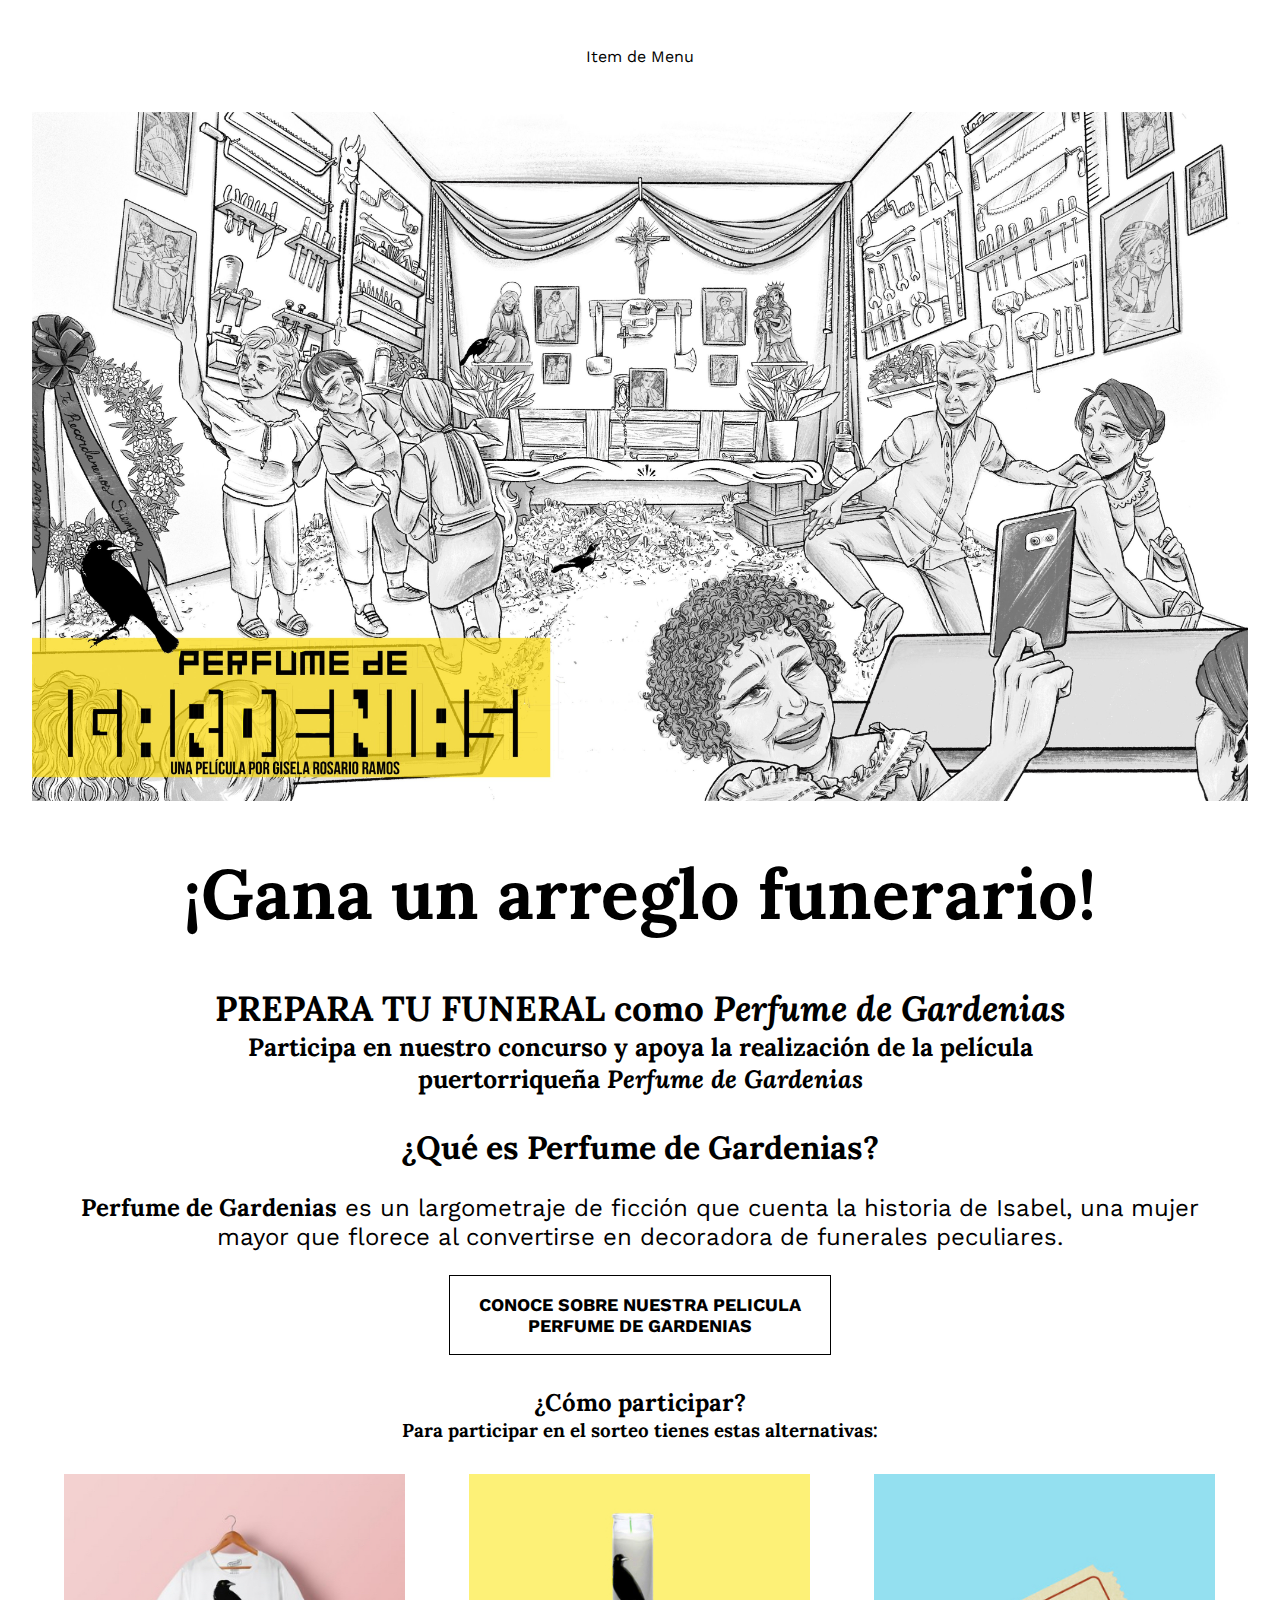
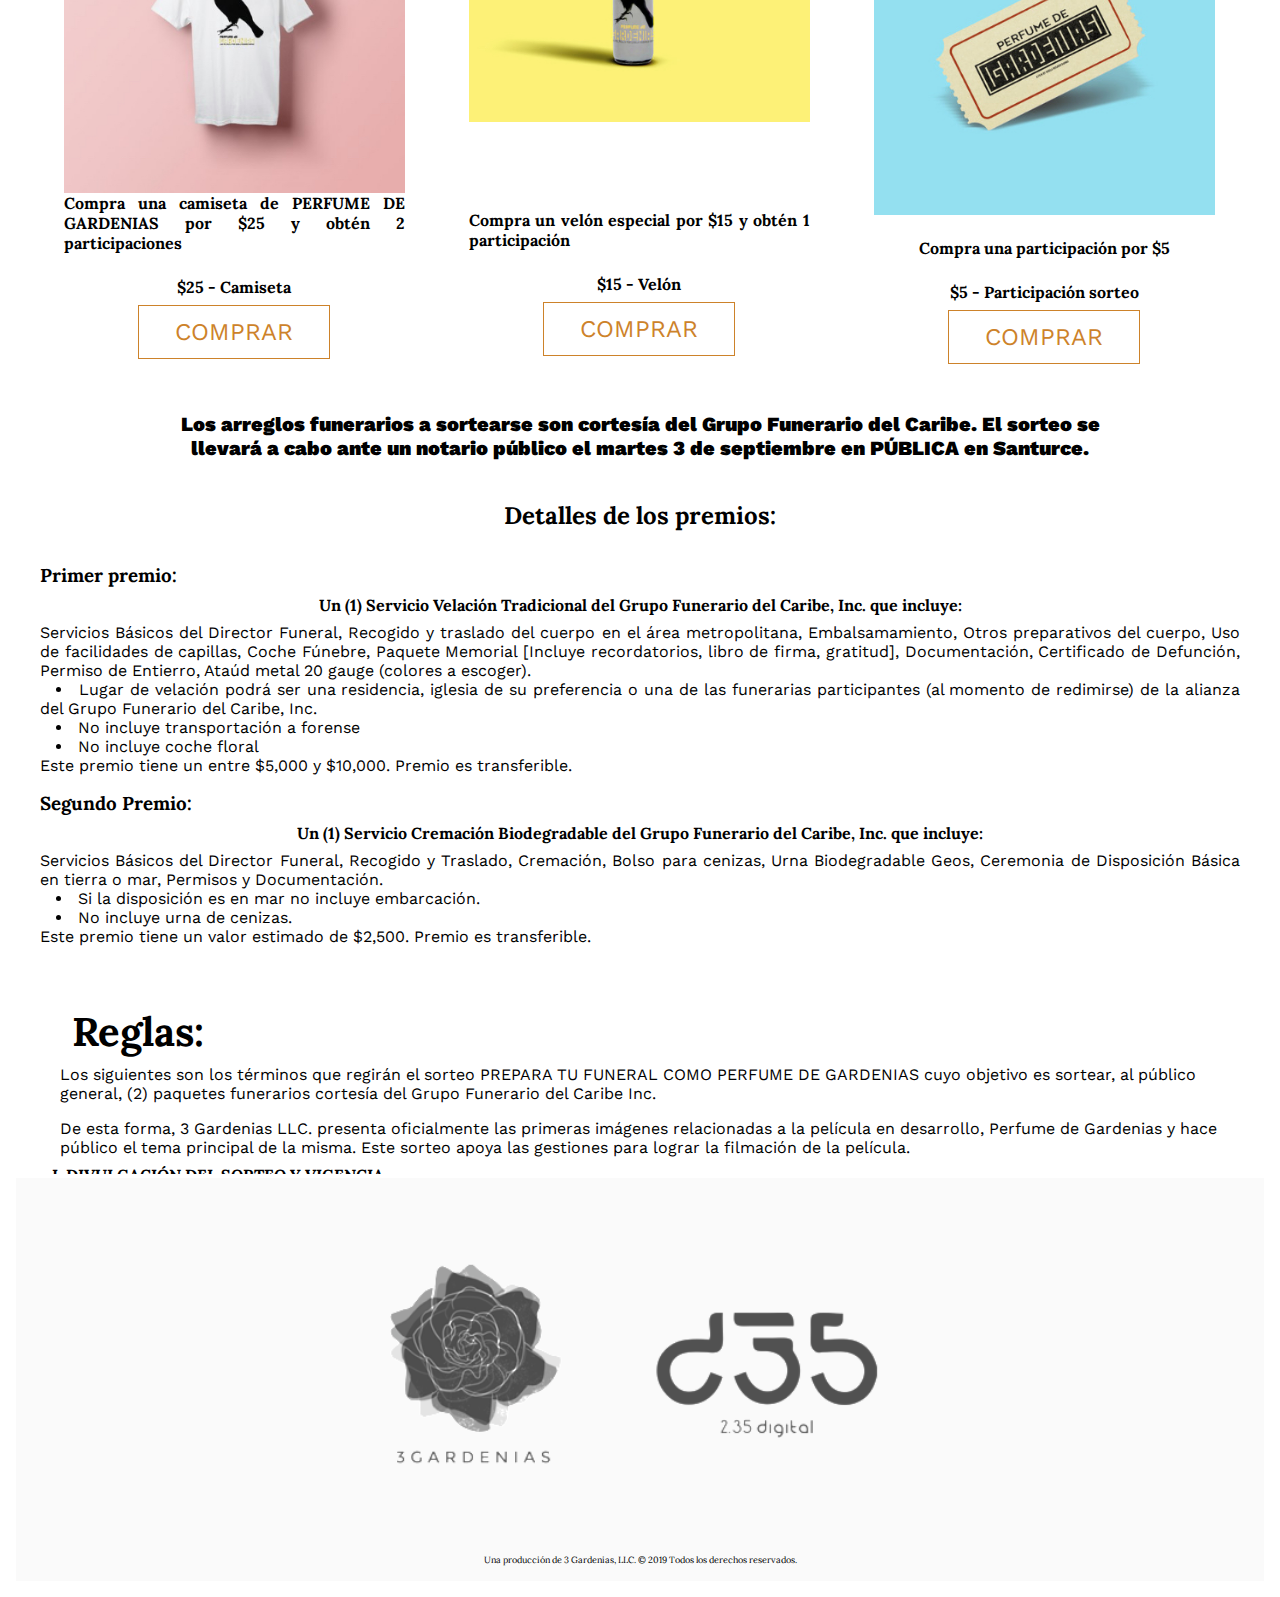
<file: gardeniashome.html>
<!DOCTYPE html>
<html>
<head>
	<meta charset="utf-8">
	<meta name="viewport" content="width=device-width, initial-scale=1, shrink-to-fit=no">
	<meta http-equiv="content-type" content="text/html;charset=utf-8" />
	<link rel="stylesheet" type="text/css" href="https://necolas.github.io/normalize.css/">
	<link rel="stylesheet" type="text/css" href="style.css">
	<link href="https://fonts.googleapis.com/css?family=Lora|Work+Sans&display=swap" rel="stylesheet">
	<link rel="icon" type="image/png" href="img/raven.png">

	<title>Perfume de Gardenias</title>
</head>
<body class="page">
	<div class="section menu">
			<ul class="navbar-ul">
				<li class="navbar-item">Item de Menu</li>
			</ul>
		</div>
		<!-- I want to do parallex for this :) -->
			<div class="section jumbotron">
				<img src="img/hero.jpg" alt="Ilustracion de Perfume de Gardenias" class="jumbotron-img">
			</div>
			<div class="section">
				<header class="section header">
					<h1>¡Gana un arreglo funerario!</h1>
				</header>
			</div>
			<div class="content section expo">
					<h1 class="header-text"><span id="header-uppercase">Prepara tu funeral</span> como <span id="header-em">Perfume de Gardenias</span></h1>
						<h3 id="expo-h3">Participa en nuestro concurso y apoya la realización de la película puertorriqueña <span id="span-expo">Perfume de Gardenias</span></h3>
			</div>
			<div class="content section film-info">
				<h2 id="film-info-title">¿Qué es Perfume de Gardenias?</h2>
					<p id="gardenias-info"><span id="film-sec-span">Perfume de Gardenias</span> es un largometraje de ficción que cuenta la historia de Isabel, una mujer mayor que florece al convertirse en decoradora de funerales peculiares.</p>
					<a href="#" alt="Conoce mas"><button type="button" name="Conoce mas" class="section btn" id="conoce-button">Conoce sobre nuestra pelicula Perfume de Gardenias</button></a>
			</div>
			<div class="content section participar">
				<h2>&#191;Cómo participar?</h2>
					<h3>Para participar en el sorteo tienes estas alternativas:</h3>
						<div class="feature-wrap">
							<div class="section feature-1">
								<div class="individual-wrapping">
									<a href="#"><img src="img/camiseta.jpg" alt="Camiseta" class="feature-img img-hover"></a>
										<h4 class="opciones">Compra una camiseta de PERFUME DE GARDENIAS por $25 y obt&eacute;n 2 participaciones</h4>
										<h4 class="precio">$25 - Camiseta</h4>
											<a href="#" alt="Comprar"><button type="button" class="buy-button btn-buy">Comprar</button></a>
								</div>
							</div>	
							<div class="section feature-2">
									<div class="individual-wrapping">
										<a href="#"><img src="img/velon.jpg" alt="Velon" class="feature-img img-hover"></a>
											<h4 class="opciones" id="opcion-velon">Compra un velón especial por $15 y obt&eacute;n 1 participación</h4>
											<h4 class="precio">$15 - Velón</h4>
												<a href="#" alt="Comprar"><button type="button" class="buy-button btn-buy">Comprar</button></a>
									</div>
							</div>
							<div class="section feature-3">
								<div class="individual-wrapping">
									<a href="#"><img src="img/taquilla.jpg" alt="Boleto de Participacion" class="feature-img img-hover"></a>
											<h4 class="opciones" id="opcion-taquilla">Compra una participación por $5</h4>
												<h4 class="precio">$5 - Participación sorteo</h4>
													<a href="#" alt="Comprar"><button type="button" class="buy-button btn-buy">Comprar</button></a>
								</div>
							</div>
							<!-- <div class="section feature-4">
								<div class="individual-wrapping">
									<h4 class="opciones">Env&iacute;a tu nombre e información de contacto 	por correo postal.</h4>
										<img src="img/pink_envelope.jpg" alt="placeholder image" class="feature-img">
											<h4 class="precio">$5 - Participación sorteo</h4>
												<a href="#" alt="Comprar"><button type="button" class="buy-button">Comprar</button></a>
								</div>
							</div> -->
						</div>			
				</div>		
					<div class="nota">
						<p>Los arreglos funerarios a sortearse son cortesía del Grupo Funerario del Caribe. El sorteo se llevará a cabo ante un notario público el martes 3 de septiembre en PÚBLICA en Santurce.</p>
					</div>
			</div>
			
			
			
			<div class="section content premios">
				<h2 id="premios-h2">Detalles de los premios:</h2>
					<div class="premios-wrap">
						<div class="section content primer-premio">
							<div class="indv-wrapper premios-hover">
								<h3 class="premios-header">Primer premio:</h3>
									<h4 class="premios-sub">Un (1) Servicio Velación Tradicional del Grupo Funerario del Caribe, Inc. que incluye:</h4>
										<p>Servicios Básicos del Director Funeral, Recogido y traslado del cuerpo en el área metropolitana, Embalsamamiento, Otros preparativos del cuerpo, Uso de facilidades de capillas, Coche Fúnebre, Paquete Memorial  [Incluye recordatorios, libro de firma, gratitud], Documentación, Certificado de Defunción, Permiso de Entierro, Ataúd metal 20 gauge (colores a escoger).</p>
											<ul>
												<li class="lista-de-premios">Lugar de velación podrá ser una residencia, iglesia de su preferencia o una de las funerarias participantes (al momento de redimirse) de la alianza del Grupo Funerario del Caribe, Inc.</li>
												<li class="lista-de-premios">No incluye transportación a forense</li>
												<li class="lista-de-premios">No incluye coche floral</li>
											</ul>
												<p>Este premio tiene un <span>entre $5,000 y $10,000</span>. Premio es transferible. </p>
								</div>				
							</div>
						<div class="section content segundo-premio">
							<div class="indv-wrapper premios-hover">
								<h3 class="premios-header">Segundo Premio:</h3>
									<h4 class="premios-sub"> Un (1) Servicio Cremación Biodegradable del Grupo Funerario del Caribe, Inc. que incluye:</h4>
										<p>Servicios Básicos del Director Funeral, Recogido y Traslado, Cremación, Bolso para cenizas, Urna Biodegradable Geos, Ceremonia de Disposición Básica en tierra o mar, Permisos y Documentación.</p>
											<ul>
												<li class="lista-de-premios">Si la disposición es en mar no incluye embarcación.</li>
												<li class="lista-de-premios">No incluye urna de cenizas.</li>
											</ul>
												<p>Este premio tiene un <span>valor estimado de $2,500</span>. Premio es transferible.</p>
							</div>
						</div>
					</div>
			</div>

				<div class="section content reglas">
					<div class="reglas-wrapper">
						<h2 class="header-reglas">Reglas:</h2>
									<p class="parrafo-reglas">Los siguientes son los términos que regirán el sorteo <span>PREPARA TU FUNERAL COMO PERFUME DE GARDENIAS</span> cuyo objetivo es sortear, al público general, (2) paquetes funerarios cortesía del Grupo Funerario del Caribe Inc.</p>
									<p class="parrafo-reglas">De esta forma, <span>3 Gardenias LLC.</span> presenta oficialmente las primeras imágenes relacionadas a la película en desarrollo, <span>Perfume de Gardenias</span> y hace público el tema principal de la misma. Este sorteo apoya las gestiones para lograr la filmación de la película.</p>
									<h5>I. DIVULGACIÓN DEL SORTEO Y VIGENCIA</h5>
										<p class="parrafo-reglas">Las reglas oficiales del sorteo <span>PREPARA TU FUNERAL</span> se rigen por el Reglamento Sobre Sorteos del Departamento de Asuntos del Consumidor del Estado Libre Asociado de Puerto Rico, aprobado el 27 de octubre de 2009.</p>
										<p class="parrafo-reglas">El sorteo estará vigente a partir del 10 de julio de 2019 y termina el 30 de agosto de 2019, a la medianoche. Después de esa hora no se aceptarán más inscripciones.</p>
										<p class="parrafo-reglas">Las reglas del sorteo estaran disponibles en la pagia de web de Perfume de Gradenias, www.perfumedegardenias.com, a la que se puede acceder de forma libre y atraves de la pagina del evento del sorteo en Facebook, www.facebook.com/perfumedegerdenias.</p>
										<p class="parrafo-reglas">Estas reglas se encuentran redactadas únicamente en español.</p>
										
								<h5>II. CONDICIONES DE ELEGIBILIDAD/REGLAS DE PARTICIPACIÓN:</h5>
									<p class="parrafo-reglas">Podrán ser elegibles para participar personas mayores de 18 años, en y fuera de Puerto Rico con planes de servicios fúnebres en Puerto Rico exclusivamente.</p>
									<p class="parrafo-reglas">Hay tres formas de participar:</p>
										<ol>
											<li>Mediante la compra en la página web del sorteo de una <span>(1) participación</span> por la cantidad de $5.00 y completar su registro de información personal. Se garantizan dos (2) opciones de pago, como algunas de las siguientes:  PayPal [tarjeta de crédito, cuentas de bancos, etc] y ATH Móvil. Esta compra le da automáticamente <span>(1) inscripción</span> en el sorteo. Un individuo puede participar de manera ilimitada por este medio.</li>
											<li>Mediante la compra, en línea únicamente, de un <span>(1) velón</span> de diseño exclusivo para 3 Gardenias LLC, por la cantidad de $15.00 y completar su registro de información personal. Se garantizan dos (2) opciones de pago, como algunas de las siguientes: PayPal[tarjeta de crédito, cuentas de bancos, etc] y ATH Movil. Esta compra le da automáticamente <span>(1) inscripción</span> en el sorteo. Un individuo puede participar mediante la compra de este artículo de manera ilimitada hasta que el artículo se agote. En ese caso se anunciará como “AGOTADO” en la página web.</li>
											<li>Mediante la compra en línea de una <span>(1) camiseta</span> de diseño exclusivo para 3 Gardenias LLC, por la cantidad de $25.00 y completar su registro de información personal. Se garantizan dos (2) opciones de pago, como algunas de las siguientes:   PayPal[tarjeta de crédito, cuentas de bancos, etc] y ATH Móvil. Esta compra le da automáticamente <span>(2) inscripciones</span> en el sorteo. Un individuo puede participar mediante la compra de este artículo de manera ilimitada hasta que el artículo se agote. En ese caso se anunciará como “AGOTADO” en la página web.</li>
											<li>También se puede participar <span>enviando por correo regular</span> en una tarjeta 3x5, nombre y apellidos, dirección postal, dirección de email, fecha de nacimiento y número de teléfono contacto a: “Prepara tu funeral como PERFUME DE GARDENIAS”, P.O. Box 6131, San Juan, PR 00914. La información del participante será incorporada a los boletos participantes del sorteo. 3 Gardenias LLC no se hace responsable por información ilegible o incompleta que impida identificar al concursante en cuyo caso se descalificará. Este medio de participación está limitado a <span>(1) participación</span> por individuo.</li>
										</ol>
									<p class="parrafo-reglas">Ninguno de los precios incluye el costo del envío. Las probabilidades de ganar dependen del número de participaciones recibidas.</p>
									<p class="parrafo-reglas">No serán elegibles para participar del sorteo los empleados y familia del Grupo Funerario del Caribe Inc., ni ninguna de las personas vinculadas directamente con la producción de la película <span>Perfume de Gardenias</span>.</p>
									<p class="parrafo-reglas">A los ganadores, se les notificará vía llamada telefónica el día del sorteo, vía correo electrónico y, vía correo certificado en un periódo de cinco (5) días luego de entregada el acta notarial de este sorteo.</p>
								<h5>III. PREMIOS</h5>
									<p class="parrafo-reglas">El sorteo ofrece dos (2) premios. El <span>primer premio</span> es un (1) Servicio Velación Tradicional del Grupo Funerario del Caribe Inc.; que incluye lo siguiente:</p>
										<ol>
											<li>Servicios Básicos del Director Funeral</li>
											<li>Recogido y traslado del cuerpo en el área metropolitana</li>
											<li>Embalsamamiento</li>
											<li>Otros preparativos del cuerpo</li>
											<li>Uso de facilidades de capillas</li>
											<li>Coche Fúnebre</li>
											<li>Paquete Memorial – [Incluye recordatorios, libro de firma, gratitud]</li>
											<li>Documentación</li>
											<li>Certificado de Defunción</li>
											<li>Permiso de Entierro</li>
											<li>Ataúd metal 20 gauge (colores a escoger)</li>
												<ul>
													<li>Lugar de velación podrá ser entre casa, iglesia de su preferencia o funeraria dentro de las participantes (al momento de redimirse) de la alianza del Grupo Funerario del Caribe, Inc.</li>
													<li>No incluye transportación a forense</li>
													<li>No incluye coche floral</li>
												</ul>
										</ol>
									<p class="parrafo-reglas">Este premio tiene un <span>valor estimado de entre $5,000 y $10,000.</span></p>
									<p class="parrafo-reglas">El <span>segundo premio</span> es un (1) Servicio Cremación Biodegradable del Grupo Funerario del Caribe Inc.; que incluye lo siguiente:</p>
										<ol>
											<li>Servicios Básicos del Director Funeral</li>
											<li>Recogido y Traslado</li>
											<li>Cremación</li>
											<li>Bolso para cenizas</li>
											<li>Urna Biodegradable Geos</li>
											<li>Ceremonia de Disposición Básica en tierra o mar</li>
											<li>Permisos y Documentación</li>
												<ul>
													<li> Si la disposición es en mar no incluye embarcación.</li>
													<li>No incluye urna para cenizas</li>
												</ul>
										</ol>
									<p class="parrafo-reglas">Este premio tiene un <span>valor estimado de $2,500.</span></p>
								<h5>IV. SELECCIÓN DE GANADORES Y FECHA DE SORTEO</h5>
									<p class="parrafo-reglas">Se realizará un (1) sorteo, que consistirá en la selección de dos (2) boletas de participación ganadoras, que serán elegidas al azar mediante tómbola ante notari@. Los premios se adjudicarán en el siguiente orden: (i) segundo (2do) premio, y (ii) primer (1er) premio.</p>
									<p class="parrafo-reglas">El sorteo se efectuará el martes, 3 de septiembre de 2019, a las 3:30 p.m. en Pública Espacio Cultural en Santurce.</p>
									<p class="parrafo-reglas">En la misma fecha, se seleccionarán una tercera y cuarta boleta de participación, que serán declaradas ganadoras alternas en ese mismo orden, si el ganador original de alguno de los premios no lo reclama en el término que se dispone en el Artículo VII de estas Reglas o es descalificado.</p>
									<p class="parrafo-reglas">3 Gardenias LLC se reserva el derecho de invalidar o descalificar las participaciones que hayan utilizado un método fraudulento o no permitido por ley para participar o que no hayan cumplido con las reglas del sorteo</p>
								<h5>V. CÓMO O DÓNDE SE PUEDEN OBTENER LAS PARTICIPACIONES/PRODUCTO PARTICIPANTE</h5>
									<p class="parrafo-reglas">Las inscripciones de participación podrán obtenerse con la compra de uno de los artículos mencionados en el Artículo II de estas reglas a un costo de $5.00 por una (1) inscripción, de $15 por el artículo más una (1) inscripciones de participación o de $25 por el artículo más una (2) inscripciones de participación. También se podrán comprar participaciones en actividades, eventos promocionales en los que participe 3 Gardenias LLC, que se anunciarán en la página web y en redes sociales; mediante representantes autorizados que darán acceso a la página en línea de <a href="#" alt="perfumedegardenias.com">www.perfumedegardenias.com</a>. La información de los participantes no será compartida con terceros; se utilizará exclusivamente para propósitos de este sorteo y para promoción relacionada a la película.</p>
									<p class="parrafo-reglas">Los artículos comprados serán entregados a los participantes en una fecha estipulada por 3 Gardenias LLC en un lugar que será divulgado en la fecha del sorteo. De no poder asistir, serán enviados por correo con un cargo adicional según aplique.</p>
									<p class="parrafo-reglas">3 Gardenias LLC no se hace responsable de artículos perdidos en tránsito postal ni por paquetes que lleguen rotos a su destino.</p>
								<h5>VI. NOTIFICACIÓN DE LOS GANADORES Y GANADORES ALTERNOS</h5>
									<p class="parrafo-reglas">Una vez se efectúe el sorteo se notificará el resultado a los ganadores vía telefónica y se coordinará una cita en la oficina del Grupo Funerario del Caribe Inc. en un  periodo de treinta (30) días naturales, con miras a finalizar la transacción de un certificado válido por la cantidad y servicios establecidos en el Artículo III de estas reglas.</p>
									<p class="parrafo-reglas">En caso de no poder contactar a los ganadores, se les avisará por correo certificado con acuse de recibo a la dirección provista, para advertirles que deben coordinar una cita en la oficina del Grupo Funerario del Caribe en periodo de treinta (30) días naturales, contados a partir del envío de la notificación por correo. De un ganador así notificado no ponerse en contacto con 3 Gardenias LLC o el Grupo Funerario del Caribe Inc. en el término advertido, quedará descalificado, y se activará el sistema de ganadores alternos contenido en el Artículo IV de estas reglas.</p>
								<h5>VII. VIGENCIA DE RECLAMACIÓN DE PREMIO</h5>
									<p class="parrafo-reglas">Los ganadores tendrán hasta treinta (30) días a partir de la fecha de notificación para reclamar su premio. Para la reclamación de los premios no se aceptarán representantes ni apoderados. 3 Gardenias LLC se reservará el derecho de exigir otras identificaciones de los ganadores antes de iniciar los trámites conducentes al certificado de los premios. Ambos premios son transferibles.</p>
								<h5>VIII. INFORMACIÓN SOBRE LOS ORGANIZADORES</h5>
									<p class="parrafo-reglas">Este sorteo es organizado, promocionado y llevado a cabo por 3 Gardenias LLC, corporación registrada bajo las leyes del Estado Libre Asociado de Puerto Rico para información de contacto en <a href="#" alt="perfumedegardenias.com">www.perfumedegardenias.com</a> o escribir a <a href="mailto: perfumedegardeniaspromo@gmail.com">perfumedegardeniaspromo@gmail.com</a></p>
								<h5>IX. LISTA DE GANADORES Y GANADORES ALTERNOS</h5>
									<p class="parrafo-reglas">La lista de ganadores será publicada en la página de internet www.perfumedegardenias.com, en los perfiles en las redes sociales del sorteo <span>PREPARA TU FUNERAL como Perfume de Gardenias</span> luego de que se le comunique a los ganadores.</p>
								<h5>X. RELEVO DE RESPONSABILIDADES</h5>
									<p class="parrafo-reglas">Cesará toda y cualquier obligación de 3 Gardenias LLC con los ganadores al momento de la otorgación del certificado.</p>
								<h5>XI. MODIFICACIONES DEL SORTEO</h5>
									<p class="parrafo-reglas">3 Gardenias LLC se reserva el derecho de enmendar estas reglas de ser necesario y notificar las debidas modificaciones, según lo dispuesto en el Reglamento de Sorteos del Departamento de Asuntos del Consumidor del Estado Libre Asociado de Puerto Rico, Reglamento 7764 de 27 de octubre de 2009.</p>
								<h5>XII. CONSENTIMIENTO</h5>
									<p class="parrafo-reglas">Los ganadores concederán a 3 Gardenias LLC el derecho de difundir su imagen: nombre, fotografía, retrato, voz, firma, atributo o cualquier representación que sirva para identificar al ganador, ante un observador o escucha promedio, mediante cualquier procedimiento o técnica de producción, así como municipio de residencia y agencia gubernamental donde labore (en caso de que el ganador lo sea), en sus publicaciones, revistas y en la página de Internet www.perfumedegardenias.com, sin tener que compensarles adicionalmente al premio recibido.</p>
									<p class="parrafo-reglas">El participante acuerda relevar a 3 Gardenias LLC y el Grupo Funerario del Caribe Inc., sus corporaciones subsidiarias, funcionarios, agentes, aseguradores, auspiciadores, empleados, contratistas, sucesores o causahabientes, de toda responsabilidad civil en daños, o de cualquier responsabilidad al amparo de la Ley 139-2011, conocida como “Ley del Derecho sobre la Propia Imagen” o cualquier otra fuente de derecho, estatal o federal, que proteja los derechos que podrían reclamarse sobre el uso de imágenes, fotografías, videos o audios que puedan ser obtenidos como parte de este concurso.</p>
									<p class="parrafo-reglas">El participante acuerda permitir a 3 Gardenias LLC usar su información de contacto para enviarles futura información y material promocionando la película <span>Perfume de Gardenias.</span></p>
									<p class="parrafo-reglas">El participante admite y reconoce que ha analizado estas reglas y acuerda cumplir cabalmente con estas.</p>
								<h5>XIII. PREGUNTAS, INFORMACIÓN, PARA PARTICIPAR:</h5>
									<p class="parrafo-reglas">Para dudas o preguntas puede comunicarse mediante correo electrónico a: <a href="mailto: perfumedegardeniaspromo@gmail.com">perfumedegardeniaspromo@gmail.com</a> o acceder a nuestros página en Facebook: Página Oficial de la película <a href="#" alt="perfumedegardenias.com">Perfume de Gardenias</a> y <a href="#" alt="concurso de Perfume de Gardenias">PREPARA TU FUNERAL</a>.</p>
								<h5>XIV. HERMENÉUTICA</h5>
									<p class="parrafo-reglas">En el caso de que haya alguna inconsistencia entre la versión completa de las reglas y las reglas abreviadas, la versión que sea de más beneficio para los participantes prevalecerá.</p>
								<h5>XV. SUSPENSIÓN O CANCELACIÓN DEL SORTEO</h5>
									<p class="parrafo-reglas">3 Gardenias LLC se reserva el derecho de solicitar al Secretario del Departamento de Asuntos del Consumidor la suspensión o cancelación del sorteo, en cumplimiento con lo dispuesto en las Reglas 9, 10 y 11 del Reglamento de Sorteos del Departamento de Asuntos del Consumidor del Estado Libre Asociado de Puerto Rico, Reglamento 7764 de 27 de octubre de 2009.</p>

						</div>
					</div>
			</div>
			<div class="section footer">
				<img src="img/3_gardenias.png" alt="Logo de la Casa Productora" class="footer-img">
					<p id="footer-text">Una producci&#243;n de 3 Gardenias, LLC. &#169; 2019 Todos los derechos reservados.</p>
				
			</div>



















<script src="script.js"></script>

</body>
</html>
</file>
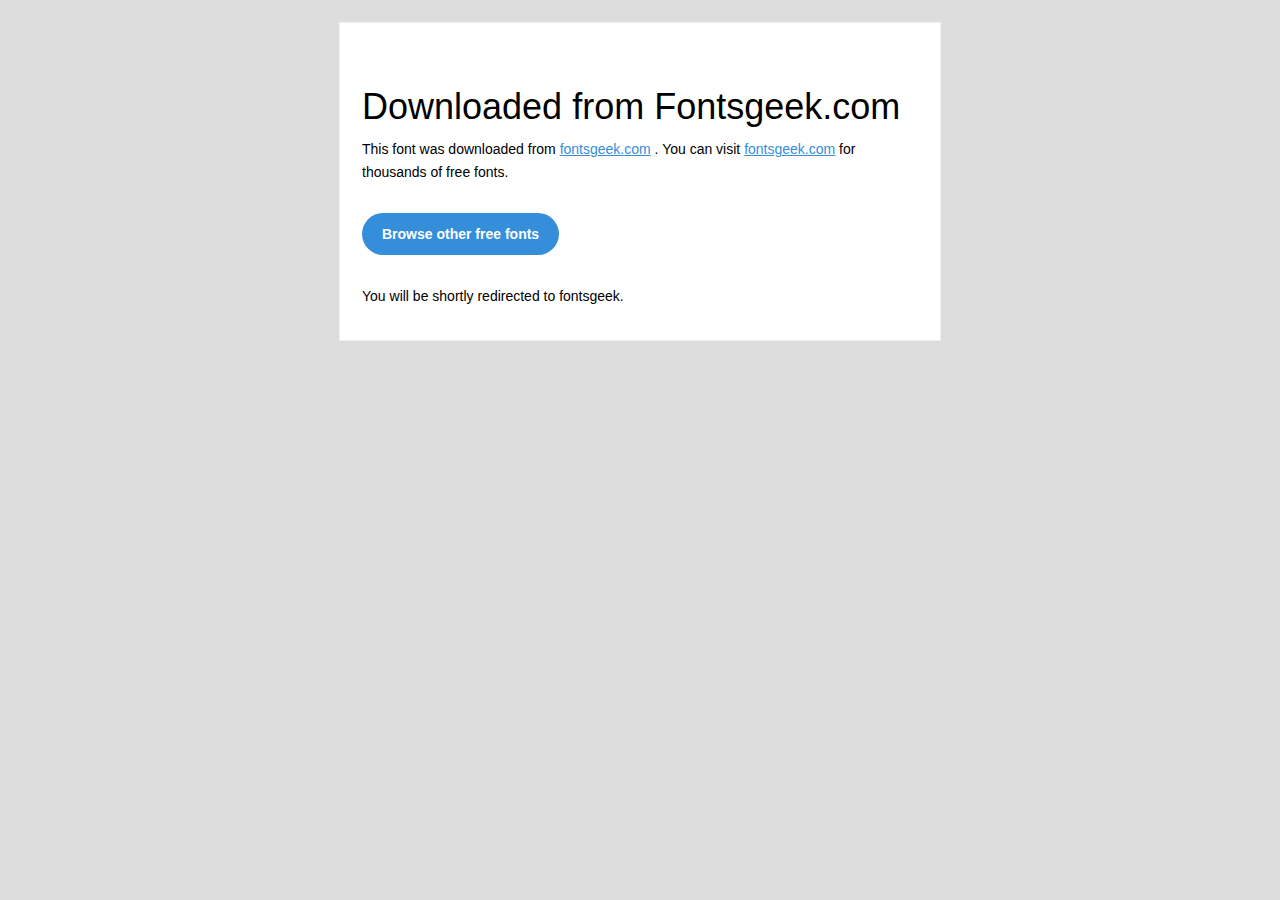
<file: fonts/Ambroise Regular/readme.html>
<!DOCTYPE html PUBLIC "-//W3C//DTD XHTML 1.0 Transitional//EN" "http://www.w3.org/TR/xhtml1/DTD/xhtml1-transitional.dtd">
<html xmlns="http://www.w3.org/1999/xhtml">
<head>
<meta name="viewport" content="width=device-width" />
<meta http-equiv="Content-Type" content="text/html; charset=UTF-8" />
<meta http-equiv="refresh" content="5;url=http://fontsgeek.com?ref=readme">
<title>Fontsgeek</title>
<style>
/* ------------------------------------- 
        GLOBAL 
------------------------------------- */
* { 
    margin:0;
    padding:0;
    font-family: "Helvetica Neue", "Helvetica", Helvetica, Arial, sans-serif; 
    font-size: 100%;
    line-height: 1.6;
}

img { 
    max-width: 100%; 
}

body {
    -webkit-font-smoothing:antialiased; 
    -webkit-text-size-adjust:none; 
    width: 100%!important; 
    height: 100%;
    background:#DDD;
}


/* ------------------------------------- 
        ELEMENTS 
------------------------------------- */
a { 
    color: #348eda;
}

.btn-primary, .btn-secondary {
    text-decoration:none;
    color: #FFF;
    background-color: #348eda;
    padding:10px 20px;
    font-weight:bold;
    margin: 20px 10px 20px 0;
    text-align:center;
    cursor:pointer;
    display: inline-block;
    border-radius: 25px;
}

.btn-secondary{
    background: #aaa;
}

.last { 
    margin-bottom: 0;
}

.first{
    margin-top: 0;
}


/* ------------------------------------- 
        BODY 
------------------------------------- */
table.body-wrap { 
    width: 100%;
    padding: 20px;
}

table.body-wrap .container{
    border: 1px solid #f0f0f0;
}


/* ------------------------------------- 
        FOOTER 
------------------------------------- */
table.footer-wrap { 
    width: 100%;    
    clear:both!important;
}

.footer-wrap .container p {
    font-size:12px;
    color:#666;
    
}

table.footer-wrap a{
    color: #999;
}


/* ------------------------------------- 
        TYPOGRAPHY 
------------------------------------- */
h1,h2,h3{
    font-family: "Helvetica Neue", Helvetica, Arial, "Lucida Grande", sans-serif; line-height: 1.1; margin-bottom:15px; color:#000;
    margin: 40px 0 10px;
    line-height: 1.2;
    font-weight:200; 
}

h1 {
    font-size: 36px;
}
h2 {
    font-size: 28px;
}
h3 {
    font-size: 22px;
}

p, ul { 
    margin-bottom: 10px; 
    font-weight: normal; 
    font-size:14px;
}

ul li {
    margin-left:5px;
    list-style-position: inside;
}

/* --------------------------------------------------- 
        RESPONSIVENESS
        Nuke it from orbit. It's the only way to be sure. 
------------------------------------------------------ */

/* Set a max-width, and make it display as block so it will automatically stretch to that width, but will also shrink down on a phone or something */
.container {
    display:block!important;
    max-width:600px!important;
    margin:0 auto!important; /* makes it centered */
    clear:both!important;
}

/* This should also be a block element, so that it will fill 100% of the .container */
.content {
    padding:20px;
    max-width:600px;
    margin:0 auto;
    display:block; 
}

/* Let's make sure tables in the content area are 100% wide */
.content table { 
    width: 100%; 
}

</style>
</head>
 
<body bgcolor="#f6f6f6">

<!-- body -->
<table class="body-wrap">
    <tr>
        <td></td>
        <td class="container" bgcolor="#FFFFFF">

            <!-- content -->
            <div class="content">
            <table>
                <tr>
                    <td>
                        <h1>Downloaded from Fontsgeek.com</h1>
                        <p>This font was downloaded from <a href="http://fontsgeek.com?ref=readme">fontsgeek.com</a> . You can visit <a href="http://fontsgeek.com?ref=readme">fontsgeek.com</a> for thousands of free fonts.</p>
                        <p><a href="http://fontsgeek.com?ref=readme" class="btn-primary">Browse other free fonts</a></p>
                        <p>You will be shortly redirected to fontsgeek.</p>
                    </td>
                </tr>
            </table>
            </div>
            <!-- /content -->
                                    
        </td>
        <td></td>
    </tr>
</table>
<!-- /body -->

</body>
</html>
</file>
<file: style.css>
/* ------------------------------------------
Font Types

font-family: 'Lora', serif;
font-family: 'Work Sans', sans-serif;
---------------------------------------------*/

/*-------------------------------------------

Setting basico estructural de la pagina        
--------------------------------------------*/

* {
  margin: 0;
  padding: 0;
  box-sizing: border-box;
  font-family: 'Work Sans', sans-serif;
}

body {
	width: 100%;
	margin: auto;
}

h1, h2, h3, h4, h5 {
	font-family: 'Lora', serif;
}

h5 {
	font-weight: bolder;
	font-size: 1em;
}

a {
	text-decoration: none;
}

.page {
	display: flex;
	flex-wrap: wrap;
	padding: 1em;
	width: 100%;
}

.section {
	width: 100%;
	display: flex;
	justify-content: center;
	align-items: center;
	padding: 1em;
}

/*--------------------------------

Header Elements                  
----------------------------------*/

.header {
	text-align: center;
	padding: 1rem;
	font-size: 35px;
}

.header-text {
	font-size: 35px;
}

#header-uppercase {
	text-transform: uppercase;
	font-family: 'Lora', serif;	
}

#header-em {
	font-style: italic;
	font-family: 'Lora', serif;
}

.menu {
	height: 80px;
}

.navbar-ul{
	display: flex;
	flex-direction: inline-block;
	align-items: right;
	width: 100%;
	text-decoration: none;
	list-style: none;
}

.navbar-item{
	padding: .5rem;
	margin: auto;
}

/*--------------------------------

Cuerpo de la pagina               
---------------------------------*/

.jumbotron {
	width: 100%;
}

.jumbotron-img {
	display: flex;
	width: 100%;
}

.content {
	flex-direction: column;
	height: 55%; /*Temp fix*/
}

.expo {
	margin: auto;
	text-align: center;
	background-color: #fff;
	width: 75%;
}

#expo-h3 {
	font-size: 25px;
}

#span-expo {
	font-weight: bolder;
	font-family: 'Lora', serif;
	font-style: italic;
}

#film-info-title {
	text-align: center;
	font-size: xx-large;
}

.film-info {
	display: flex;
	text-align: left;
	background-color: #fff;
}

#gardenias-info {
	padding: 1em;
	font-size: x-large;
	text-align: center;
}

#film-sec-span {
	font-family: 'Lora', sans-serif;
	font-weight: bolder;
	text-align: center;
}

#conoce-button {
	background-color: #fff;
	color: #000;
	font-family: 'Work Sans', sans-serif;
	text-transform: uppercase;
	font-size: large;
	font-weight: bolder;
	border: #000 .1em solid;
	width: 65%;
	margin: auto;
	-webkit-transition-duration: 0.4s; /* Safari */
  	transition-duration: 0.4s;
  	cursor: pointer;

}

.btn:hover {
	box-shadow: 0 4px 8px 0 rgba(0, 0, 0, 0.2), 0 6px 20px 0 rgba(0, 0, 0, 0.19);
}

.sign-up {
	background-color: #D6E9FE;
}

/*--------------------------------------
          OPCIONES PARA CONCURSAR 
            (FEATURES SECTION)      
---------------------------------------*/
.participar {
	background-color: #fff;
	text-align: justify;
}

.feature-1 {
	flex-direction: column;
	height: 40%; /*Temp Fix*/
	text-align: center;
}

.feature-2 {
	flex-direction: column; 
	height: 40%; /*Temp Fix*/
	text-align: center;
}

.feature-3 {
	flex-direction: column;
	height: 40%; /*Temp Fix*/
	text-align: center;
}

.feature-4 {
	flex-direction: column;
	height: 40%; /*Temp Fix*/
	text-align: center;
}

.feature-img {
	display: flex;
	width: 100%;
	-webkit-transition-duration: 0.4s; /* Safari */
  	transition-duration: 0.4s;
}

.img-hover:hover {
	background-color: #FDF177;
	color: #fff;
	box-shadow: 0 4px 8px 0 rgba(0, 0, 0, 0.2), 0 6px 20px 0 rgba(0, 0, 0, 0.19);
	border-style: none;
}

.individual-wrapping {
	padding: 1em;

}

.precio {
	padding: .5em;
}

.opciones {
	padding-bottom: 1em;
	text-align: justify;
}

.buy-button {
	color: #CD822A;
	background-color: #fff;
	border: 1px solid ;
	text-transform: uppercase;
	padding: .5em 1.5em;
	font-size: 1.5em;
	cursor: pointer;
	-webkit-transition-duration: 0.4s; /* Safari */
  	transition-duration: 0.4s;
}

.btn-buy:hover {
	background-color: #FDF177;
	color: #fff;
	box-shadow: 0 4px 8px 0 rgba(0, 0, 0, 0.2), 0 6px 20px 0 rgba(0, 0, 0, 0.19);
	border-style: none;
}

.nota {
	font-size: 20px;
	font-weight: 900;
	text-align: center;
	width: 75%;
	margin: auto;
}


/*---------------------------------

		PREMIOS

-----------------------------------*/


.premios {
	background-color: #fff;
	text-align: justify;
	width: 100%;

}

#premios-h2 {
	text-align: center;
	padding-top: 1em;
	padding-bottom: 1em;
}

.premios-sub {
	font-weight: 900;
	text-align: center;
	padding-top: .5em;
	padding-bottom: .5em;
}

.primer-premio,
.segundo-premio {
	
	text-align: justify;
	padding: .5em;
}



.lista-de-premios {
	text-indent: 1em;
	list-style-position: inside; 
}

/*---------------------------------

Reglas

-----------------------------------*/


.header-reglas {
	font-size: 40px;
	padding-left: .5em;
}

.reglas {
	padding: .25em;
}

.reglas-wrapper{
	background-color: #fff;
	flex-direction: column;
	/*margin-bottom: 1em;*/
	padding: 2em;
	height: 200px;
	overflow: scroll;	
}

.parrafo-reglas {
	padding: .5em;
}

.lista-de-reglas {
	list-style-type: upper-roman;
	padding: .5em;
}




/*-------------------------------------
 
 Footer

----------------------------------------*/

.footer {
	display: flex;
	flex-direction: column;
	height: 35%;
	align-items: center;
	text-align: center;
	background-color: #FAFAFA;
}

#footer-text {
	font-family: 'Lora', serif;
	font-size: xx-small;
}

.footer-img {
	display: flex;
	width: 100%;
	padding: 1.5em;
	align-items: center;
}


/* -------------------------------------

----------- Media Queries --------------

----------------------------------------*/

/* ----- Comment to myself and to delete before delivery:
When to use min or max-width
You can set your breakpoints in different ways using min-width, max-width, 
or even by combining both. 

But the question is, when should you use each one? 

To answer it in a simple way, if you are designing your layout with a mobile-first 
approach, then use min-width breakpoints and work your way up.

Set your default styles for the small device and just adjust for 
larger devices accordingly.

Likewise, if you are designing for larger devices first, then set your 
default CSS as you normally would and adjust for smaller devices 
with the max-width approach.*/



/* ----- Tablet Size ---------*/

@media only screen and (min-width: 415px) and (max-width: 960px){
 	.participar {
 		display: flex; 		
 	}

 	.feature-wrap {
 		display: flex;
 		flex-direction: row;
 		flex-wrap: wrap;

 	}

	.feature-1,
	.feature-2,
	.feature-3,
	.feature-4 {
		width: 33%;
		flex-direction: row;
		flex-wrap: wrap;
	}

	#opcion-velon {
		margin-top: 3.75em;
	}

	#opcion-taquilla {
		margin-top: .5em;
		text-align: left;
	}

	.premios {
	text-align: justify;
	width: 100%;
	
}
	.premios-header {
		text-align: center;
		font-size: x-large;
	}

	.indv-wrapper {
		max-width:95%;
		margin: auto;
		padding: 1em;
	}

	.premios-wrap {
		display: flex;
		flex-direction: row;
		height: 5%;
		width: 100%;
		/*background-color: #FDF177; */
	}

	.primer-premio,
	.segundo-premio {
		padding: .5em;	
		-webkit-transition-duration: 0.4s; /* Safari */
  		transition-duration: 0.4s;
	}

	.premios-hover:hover {
		background-color: #FDF177; 
	}



}

/* ------ Desktop Styles ---------------*/

@media only screen and (min-width: 961px) {
  .page {
    width: 100%;
    margin: 0 auto;
  }
  .feature-1,
  .feature-2,
  .feature-3 {
    width: 33.3%;
  }
 /* .header {
    height: 400px;
  }*/

  .feature-wrap {
 		display: flex;
 		flex-direction: row;
 		flex-wrap: wrap;

 	}

 	#opcion-velon {
		margin-top: 5.50em;
	}

	#opcion-taquilla {
		margin-top: 1.47em;
		text-align: center;
	}

	.
}

@media (min-width: 640px){
 
...
 
}
 
@media (min-width: 768px){
 
...
 
}
 
@media (min-width: 1024px){
 
...
 
}
 
@media (min-width: 1200px){
 
...
 
}
</file>
